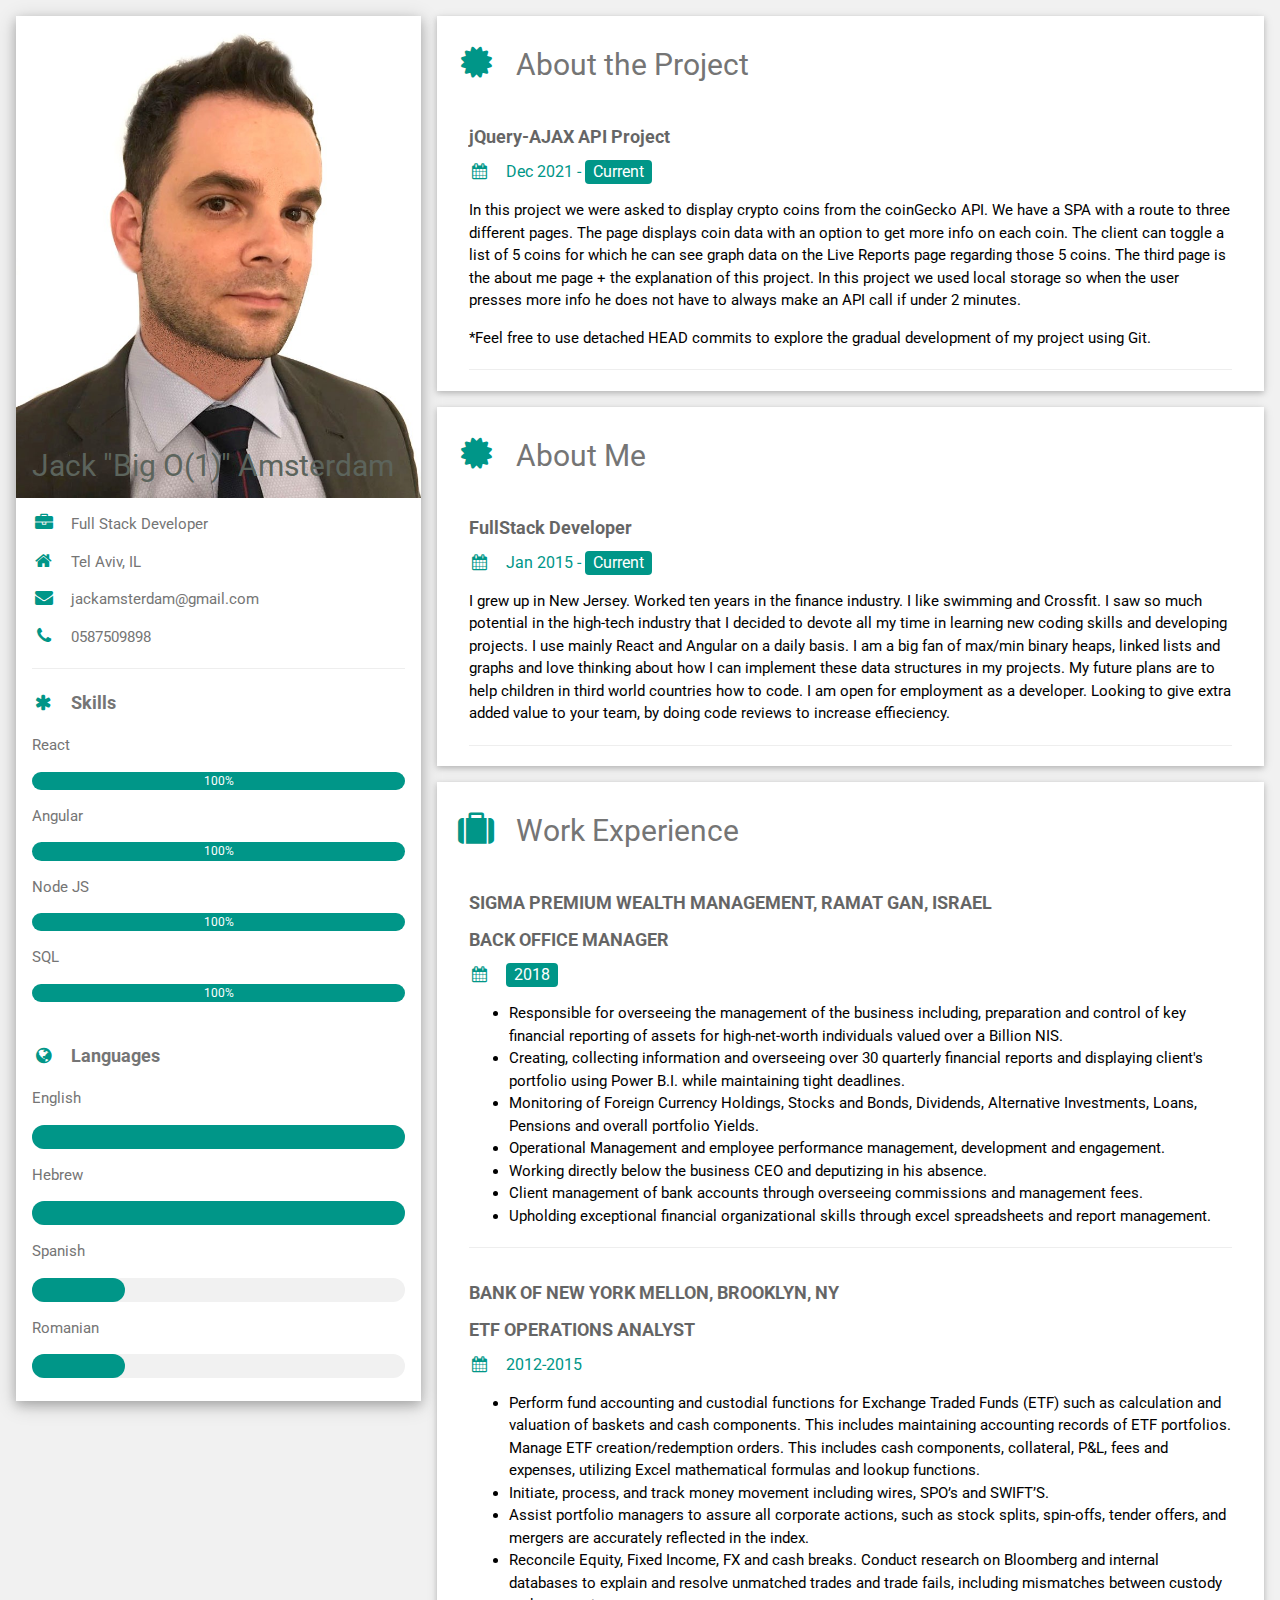
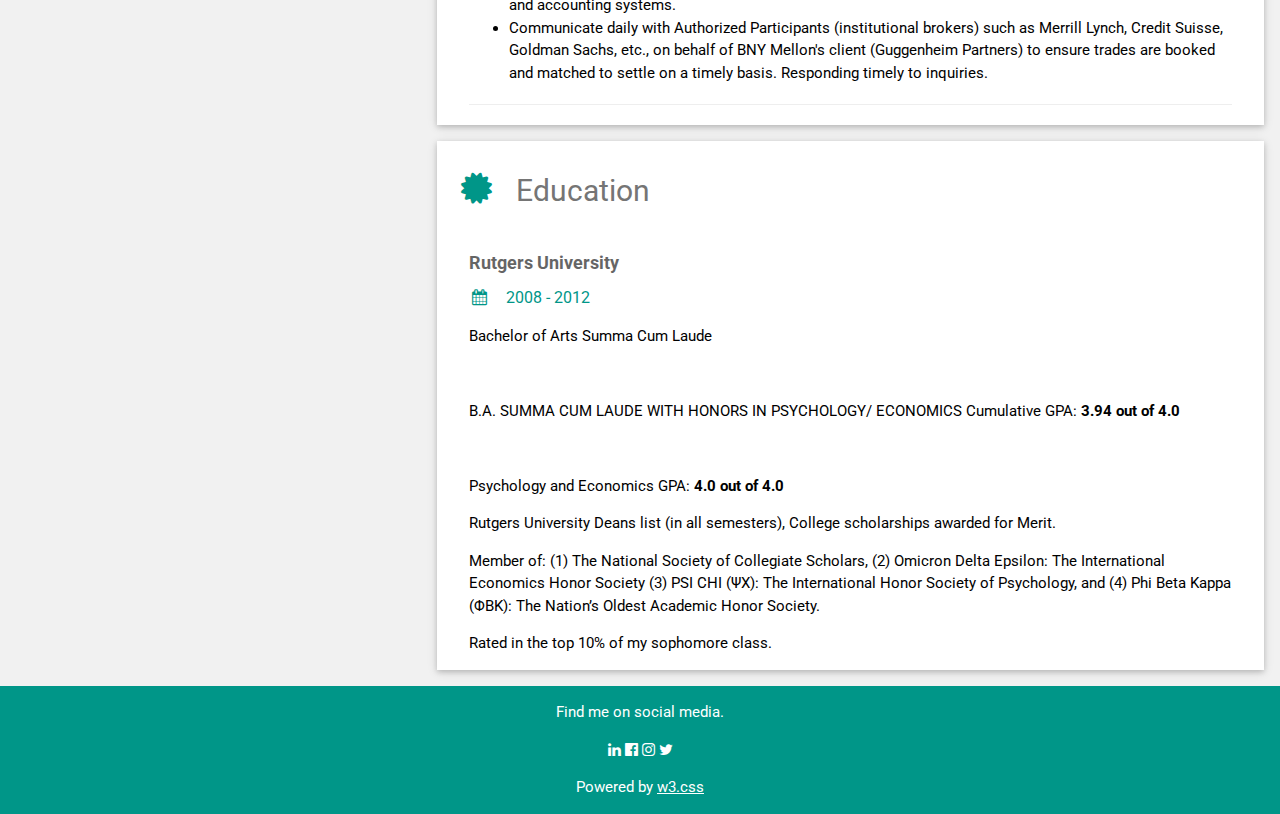
<file: about.html>
<!DOCTYPE html>
<html>
<title>W3.CSS Template - edited by jack</title>
<meta charset="UTF-8">
<meta name="viewport" content="width=device-width, initial-scale=1">
<link rel="stylesheet" href="https://www.w3schools.com/w3css/4/w3.css">
<link rel='stylesheet' href='https://fonts.googleapis.com/css?family=Roboto'>
<link rel="stylesheet" href="https://cdnjs.cloudflare.com/ajax/libs/font-awesome/4.7.0/css/font-awesome.min.css">
<style>
    html,
    body,
    h1,
    h2,
    h3,
    h4,
    h5,
    h6 {
        font-family: "Roboto", sans-serif
    }
</style>

<body class="w3-light-grey">

    <!-- Page Container -->
    <div class="w3-content w3-margin-top" style="max-width:1400px;">

        <!-- The Grid -->
        <div class="w3-row-padding">

            <!-- Left Column -->
            <div class="w3-third">

                <div class="w3-white w3-text-grey w3-card-4">
                    <div class="w3-display-container">
                        <img src="assets/Jack-pic.jpg" style="width:100%" alt="Avatar">
                        <div class="w3-display-bottomleft w3-container w3-text-black">
                            <h2 style="color:rgb(92, 100, 92);">Jack "Big O(1)" Amsterdam</h2>
                        </div>
                    </div>
                    <div class="w3-container">
                        <p><i class="fa fa-briefcase fa-fw w3-margin-right w3-large w3-text-teal"></i>Full Stack Developer</p>
                        <p><i class="fa fa-home fa-fw w3-margin-right w3-large w3-text-teal"></i>Tel Aviv, IL</p>
                        <p><i class="fa fa-envelope fa-fw w3-margin-right w3-large w3-text-teal"></i>jackamsterdam@gmail.com</p>
                        <p><i class="fa fa-phone fa-fw w3-margin-right w3-large w3-text-teal"></i>0587509898</p>
                        <hr>

                        <p class="w3-large"><b><i class="fa fa-asterisk fa-fw w3-margin-right w3-text-teal"></i>Skills</b></p>
                        <p>React</p>
                        <div class="w3-light-grey w3-round-xlarge w3-small">
                            <div class="w3-container w3-center w3-round-xlarge w3-teal" style="width:100%">100%</div>
                        </div>
                        <p>Angular</p>
                        <div class="w3-light-grey w3-round-xlarge w3-small">
                            <div class="w3-container w3-center w3-round-xlarge w3-teal" style="width:100%">
                                <div class="w3-center w3-text-white">100%</div>
                            </div>
                        </div>
                        <p>Node JS</p>
                        <div class="w3-light-grey w3-round-xlarge w3-small">
                            <div class="w3-container w3-center w3-round-xlarge w3-teal" style="width:100%">100%</div>
                        </div>
                        <p>SQL</p>
                        <div class="w3-light-grey w3-round-xlarge w3-small">
                            <div class="w3-container w3-center w3-round-xlarge w3-teal" style="width:100%">100%</div>
                        </div>
                        <br>

                        <p class="w3-large w3-text-theme"><b><i class="fa fa-globe fa-fw w3-margin-right w3-text-teal"></i>Languages</b></p>
                        <p>English</p>
                        <div class="w3-light-grey w3-round-xlarge">
                            <div class="w3-round-xlarge w3-teal" style="height:24px;width:100%"></div>
                        </div>
                        <p>Hebrew</p>
                        <div class="w3-light-grey w3-round-xlarge">
                            <div class="w3-round-xlarge w3-teal" style="height:24px;width:100%"></div>
                        </div>
                        <p>Spanish</p>
                        <div class="w3-light-grey w3-round-xlarge">
                            <div class="w3-round-xlarge w3-teal" style="height:24px;width:25%"></div>
                        </div>
                        <p>Romanian</p>
                        <div class="w3-light-grey w3-round-xlarge">
                            <div class="w3-round-xlarge w3-teal" style="height:24px;width:25%"></div>
                        </div>
                        <br>
                    </div>
                </div><br>

                <!-- End Left Column -->
            </div>

            <!-- Right Column -->
            <div class="w3-twothird">
                <div class="w3-container w3-card w3-white w3-margin-bottom">
                    <h2 class="w3-text-grey w3-padding-16"><i class="fa fa-certificate fa-fw w3-margin-right w3-xxlarge w3-text-teal"></i>About the Project</h2>
                    <div class="w3-container">
                        <h5 class="w3-opacity"><b>jQuery-AJAX API Project</b></h5>
                        <h6 class="w3-text-teal"><i class="fa fa-calendar fa-fw w3-margin-right"></i>Dec 2021 - <span class="w3-tag w3-teal w3-round">Current</span></h6>
                        <p>In this project we were asked to display crypto coins from the coinGecko API. We have a SPA with a route to three different pages. The page displays coin data with an option to get more info on each coin. The client can toggle
                            a list of 5 coins for which he can see graph data on the Live Reports page regarding those 5 coins. The third page is the about me page + the explanation of this project. In this project we used local storage so when the user
                            presses more info he does not have to always make an API call if under 2 minutes.</p>
                        <p> *Feel free to use detached HEAD commits to explore the gradual development of my project using Git.</p>
                        <hr>
                    </div>

                </div>

                <div class="w3-container w3-card w3-white w3-margin-bottom">
                    <h2 class="w3-text-grey w3-padding-16"><i class="fa fa-certificate fa-fw w3-margin-right w3-xxlarge w3-text-teal"></i>About Me</h2>
                    <div class="w3-container">
                        <h5 class="w3-opacity"><b>FullStack Developer</b></h5>
                        <h6 class="w3-text-teal"><i class="fa fa-calendar fa-fw w3-margin-right"></i>Jan 2015 - <span class="w3-tag w3-teal w3-round">Current</span></h6>
                        <p>I grew up in New Jersey. Worked ten years in the finance industry. I like swimming and Crossfit. I saw so much potential in the high-tech industry that I decided to devote all my time in learning new coding skills and developing
                            projects. I use mainly React and Angular on a daily basis. I am a big fan of max/min binary heaps, linked lists and graphs and love thinking about how I can implement these data structures in my projects. My future plans are
                            to help children in third world countries how to code. I am open for employment as a developer. Looking to give extra added value to your team, by doing code reviews to increase effieciency.</p>
                        <hr>
                    </div>
                </div>


                <div class="w3-container w3-card w3-white w3-margin-bottom">
                    <h2 class="w3-text-grey w3-padding-16"><i class="fa fa-suitcase fa-fw w3-margin-right w3-xxlarge w3-text-teal"></i>Work Experience</h2>
                    <div class="w3-container">
                        <h5 class="w3-opacity"><b>SIGMA PREMIUM WEALTH MANAGEMENT, RAMAT GAN, ISRAEL</b></h5>
                        <h5 class="w3-opacity"><b>BACK OFFICE MANAGER</b></h5>
                        <h6 class="w3-text-teal"><i class="fa fa-calendar fa-fw w3-margin-right"></i><span class="w3-tag w3-teal w3-round">2018</span></h6>
                        <ul>
                            <li>Responsible for overseeing the management of the business including, preparation and control of key financial reporting of assets for high-net-worth individuals valued over a Billion NIS.</li>
                            <li>Creating, collecting information and overseeing over 30 quarterly financial reports and displaying client's portfolio using Power B.I. while maintaining tight deadlines.</li>
                            <li>Monitoring of Foreign Currency Holdings, Stocks and Bonds, Dividends, Alternative Investments, Loans, Pensions and overall portfolio Yields.</li>
                            <li>Operational Management and employee performance management, development and engagement.</li>
                            <li>Working directly below the business CEO and deputizing in his absence.</li>
                            <li>Client management of bank accounts through overseeing commissions and management fees.</li>
                            <li>Upholding exceptional financial organizational skills through excel spreadsheets and report management.</li>
                        </ul>
                        <hr>
                    </div>
                    <div class="w3-container">
                        <h5 class="w3-opacity"><b>BANK OF NEW YORK MELLON, BROOKLYN, NY </b></h5>
                        <h5 class="w3-opacity"><b>ETF OPERATIONS ANALYST</b></h5>
                        <h6 class="w3-text-teal"><i class="fa fa-calendar fa-fw w3-margin-right"></i>2012-2015</h6>
                        <ul>
                            <li>Perform fund accounting and custodial functions for Exchange Traded Funds (ETF) such as calculation and valuation of baskets and cash components. This includes maintaining accounting records of ETF portfolios. Manage ETF creation/redemption
                                orders. This includes cash components, collateral, P&L, fees and expenses, utilizing Excel mathematical formulas and lookup functions. </li>
                            <li>Initiate, process, and track money movement including wires, SPO’s and SWIFT’S.</li>
                            <li>Assist portfolio managers to assure all corporate actions, such as stock splits, spin-offs, tender offers, and mergers are accurately reflected in the index.</li>
                            <li>Reconcile Equity, Fixed Income, FX and cash breaks. Conduct research on Bloomberg and internal databases to explain and resolve unmatched trades and trade fails, including mismatches between custody and accounting systems.
                            </li>
                            <li>Communicate daily with Authorized Participants (institutional brokers) such as Merrill Lynch, Credit Suisse, Goldman Sachs, etc., on behalf of BNY Mellon's client (Guggenheim Partners) to ensure trades are booked and matched
                                to settle on a timely basis. Responding timely to inquiries. </li>
                        </ul>
                        <hr>
                    </div>
                </div>


                <div class="w3-container w3-card w3-white">
                    <h2 class="w3-text-grey w3-padding-16"><i class="fa fa-certificate fa-fw w3-margin-right w3-xxlarge w3-text-teal"></i>Education</h2>
                    <!-- <div class="w3-container">
                        <h5 class="w3-opacity"><b>W3Schools.com</b></h5>
                        <h6 class="w3-text-teal"><i class="fa fa-calendar fa-fw w3-margin-right"></i>Forever</h6>
                        <p>Web Development! All I need to know in one place</p>
                        <hr>
                    </div>
                    <div class="w3-container">
                        <h5 class="w3-opacity"><b>London Business School</b></h5>
                        <h6 class="w3-text-teal"><i class="fa fa-calendar fa-fw w3-margin-right"></i>2013 - 2015</h6>
                        <p>Master Degree</p>
                        <hr>
                    </div> -->
                    <div class="w3-container">
                        <h5 class="w3-opacity"><b>Rutgers University</b></h5>
                        <h6 class="w3-text-teal"><i class="fa fa-calendar fa-fw w3-margin-right"></i>2008 - 2012</h6>

                        <p>Bachelor of Arts Summa Cum Laude</p><br>
                        <p>B.A. SUMMA CUM LAUDE WITH HONORS IN PSYCHOLOGY/ ECONOMICS Cumulative GPA: <strong>3.94 out of 4.0</strong></p><br>
                        <p>Psychology and Economics GPA: <strong>4.0 out of 4.0</strong></p>
                        <p>Rutgers University Deans list (in all semesters), College scholarships awarded for Merit.</p>
                        <p>Member of: (1) The National Society of Collegiate Scholars, (2) Omicron Delta Epsilon: The International Economics Honor Society (3) PSI CHI (ΨΧ): The International Honor Society of Psychology, and (4) Phi Beta Kappa (ΦBK): The
                            Nation’s Oldest Academic Honor Society.</p>
                        <p>Rated in the top 10% of my sophomore class.</p>
                    </div>
                </div>

                <!-- End Right Column -->
            </div>

            <!-- End Grid -->
        </div>

        <!-- End Page Container -->
    </div>

    <footer class="w3-container w3-teal w3-center w3-margin-top">
        <p>Find me on social media.</p>
        <a href="https://www.linkedin.com/in/jack-amsterdam/" target="_blank"><i class="fa fa-linkedin w3-hover-opacity"></i></a>
        <a href="https://www.facebook.com/amsterdam" target="_blank"><i  class="fa fa-facebook-official w3-hover-opacity"></i></a>
        <a href="https://www.instagram.com/jack_amsterdam/" target="_blank"><i class="fa fa-instagram w3-hover-opacity"></i></a>
        <a href="https://twitter.com/jackamsterdam1" target="_blank"> <i class="fa fa-twitter w3-hover-opacity"></i></a>

        <!-- <i class="fa fa-snapchat w3-hover-opacity"></i>
        <i class="fa fa-pinterest-p w3-hover-opacity"></i> -->

        <p>Powered by <a href="https://www.w3schools.com/w3css/default.asp" target="_blank">w3.css</a></p>
    </footer>

</body>

</html>
</file>
